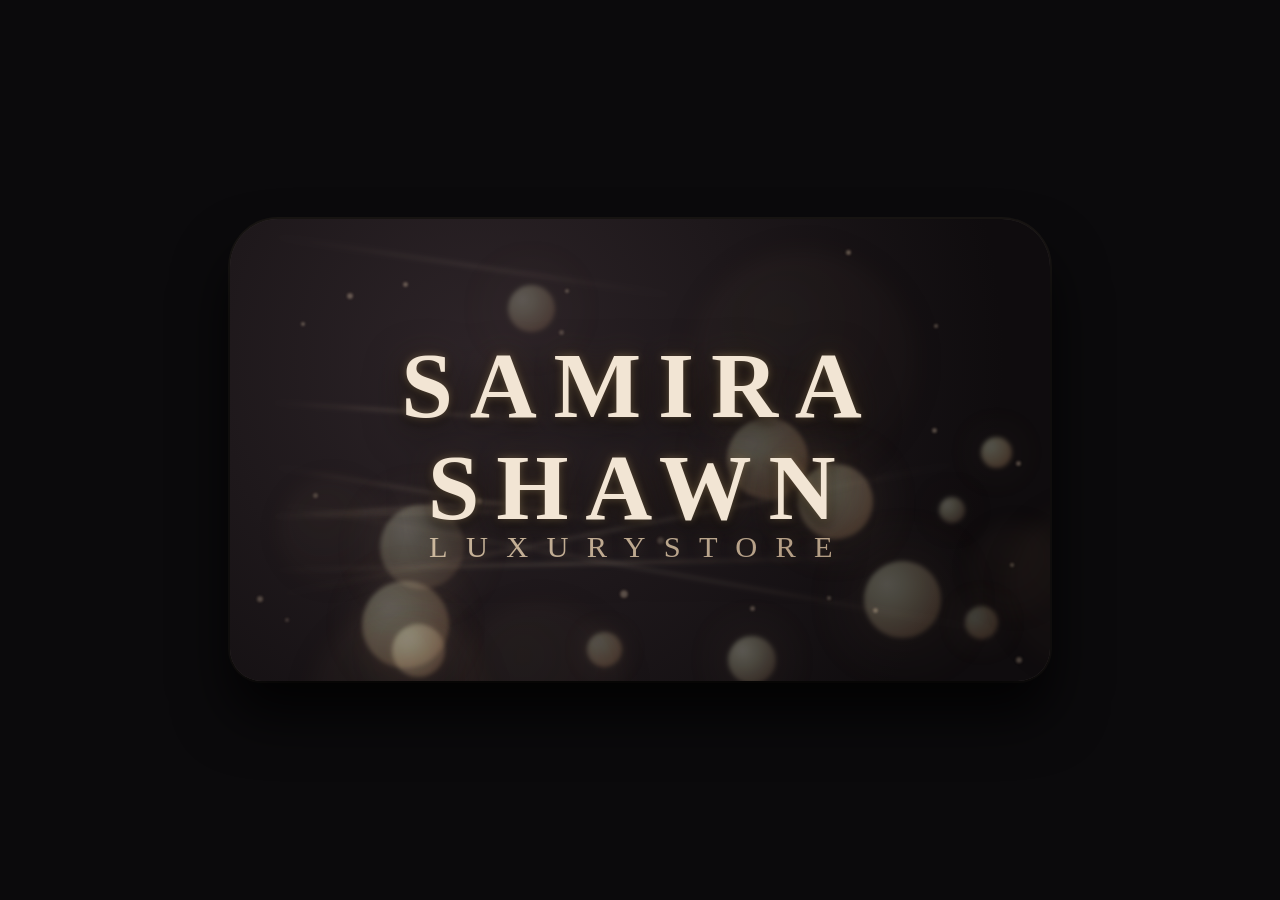
<file: hero-animated-text/index.html>
<!DOCTYPE html>
<html lang="en">
<head>
  <meta charset="UTF-8">
  <meta name="viewport" content="width=device-width, initial-scale=1.0">
  <title>Samira Shawn · Luxurystore</title>
  <!-- Font Awesome for subtle icons (optional elegance) -->
  <link rel="stylesheet" href="https://cdnjs.cloudflare.com/ajax/libs/font-awesome/6.0.0-beta3/css/all.min.css">
  <style>
    * {
      margin: 0;
      padding: 0;
      box-sizing: border-box;
    }

    body {
      min-height: 100vh;
      background: #0b0a0c;
      display: flex;
      justify-content: center;
      align-items: center;
      font-family: 'Cinzel', 'Times New Roman', serif;
    }

    /* main card – mimics the "frame" from the image */
    .luxury-frame {
      position: relative;
      width: 820px;
      max-width: 94vw;
      aspect-ratio: 16 / 9;
      background: #1a171b;
      border-radius: 48px 48px 32px 32px;
      box-shadow: 
        0 30px 60px rgba(0,0,0,0.8),
        0 0 0 1px rgba(215, 190, 165, 0.15) inset,
        0 0 0 2px rgba(255, 215, 150, 0.08);
      display: flex;
      justify-content: center;
      align-items: center;
      overflow: hidden;
      transition: box-shadow 0.2s;
    }

    /* the infinite animation layer */
    .infinite-canvas {
      position: relative;
      width: 100%;
      height: 100%;
      display: flex;
      justify-content: center;
      align-items: center;
      background: radial-gradient(circle at 30% 30%, #2d2428, #0f0c0e 80%);
      overflow: hidden;
    }

    /* central text group – exactly like the image "SAMIRA SHAWN" + "LUXURYSTORE" */
    .brand-group {
      position: relative;
      z-index: 10;
      text-align: center;
      user-select: none;
      pointer-events: none;
      filter: drop-shadow(0 8px 18px rgba(0,0,0,0.6));
      animation: floatGlow 3.8s infinite alternate ease-in-out;
    }

    .brand-name {
      font-size: clamp(2.8rem, 16vw, 5.8rem);
      font-weight: 700;
      letter-spacing: 0.18em;
      text-transform: uppercase;
      color: #f2e5d4;
      text-shadow: 
        0 0 8px rgba(255, 215, 150, 0.3),
        0 0 30px rgba(180, 130, 80, 0.2),
        0 4px 12px rgba(0,0,0,0.7);
      font-family: 'Cinzel', 'Times New Roman', serif;
      line-height: 1.1;
    }

    .brand-sub {
      font-size: clamp(0.9rem, 4vw, 1.9rem);
      letter-spacing: 0.6em;
      text-transform: uppercase;
      color: #c9b59b;
      background: linear-gradient(135deg, #e8d5b8, #b89f84);
      -webkit-background-clip: text;
      background-clip: text;
      -webkit-text-fill-color: transparent;
      text-shadow: 0 0 18px rgba(200, 170, 130, 0.3);
      margin-top: -0.3em;
      font-weight: 300;
      word-spacing: 0.3em;
      opacity: 0.9;
    }

    /* infinite floating orbs / sparks – the "attractive infinite" effect */
    .orb {
      position: absolute;
      border-radius: 50%;
      filter: blur(2px) brightness(1.2);
      opacity: 0.5;
      background: radial-gradient(circle at 30% 30%, #fae3c0, #a77b5a);
      box-shadow: 0 0 40px rgba(230, 190, 150, 0.3);
      will-change: transform, opacity, width, height;
      animation: orbFloat infinite alternate ease-in-out;
      pointer-events: none;
      z-index: 1;
    }

    /* shimmer lines – adds luxury movement */
    .shimmer-line {
      position: absolute;
      height: 2px;
      background: linear-gradient(90deg, transparent, rgba(255, 215, 160, 0.4), rgba(255, 235, 200, 0.7), rgba(255, 215, 160, 0.4), transparent);
      border-radius: 100%;
      filter: blur(1.5px);
      opacity: 0.2;
      animation: shimmerSlide infinite linear;
      pointer-events: none;
      z-index: 2;
    }

    /* tiny sparkle dots (js will also create some) */
    .sparkle {
      position: absolute;
      width: 6px;
      height: 6px;
      background: #fae2c0;
      border-radius: 50%;
      box-shadow: 0 0 20px #eacbaa, 0 0 8px #fff2e0;
      opacity: 0;
      pointer-events: none;
      z-index: 5;
      animation: sparkleFade 3s infinite;
    }

    /* animations */
    @keyframes floatGlow {
      0% { transform: translateY(-4px) scale(1); text-shadow: 0 0 15px rgba(200, 160, 120, 0.2); }
      100% { transform: translateY(8px) scale(1.02); text-shadow: 0 0 35px rgba(230, 190, 150, 0.5), 0 0 70px rgba(180, 130, 80, 0.2); }
    }

    @keyframes orbFloat {
      0% { transform: translate(0, 0) scale(0.7) rotate(0deg); opacity: 0.25; }
      100% { transform: translate(var(--tx), var(--ty)) scale(1.3) rotate(15deg); opacity: 0.7; }
    }

    @keyframes shimmerSlide {
      0% { transform: translateX(-120%) scaleX(0.6); opacity: 0; }
      40% { opacity: 0.6; }
      80% { opacity: 0.3; }
      100% { transform: translateX(120%) scaleX(1.2); opacity: 0; }
    }

    @keyframes sparkleFade {
      0% { opacity: 0; transform: scale(0.2); }
      20% { opacity: 1; transform: scale(1.2); }
      80% { opacity: 0.8; transform: scale(0.6); }
      100% { opacity: 0; transform: scale(0.1); }
    }

    /* responsiveness */
    @media (max-width: 600px) {
      .luxury-frame {
        border-radius: 28px;
      }
      .brand-sub {
        letter-spacing: 0.3em;
      }
    }
  </style>
</head>
<body>
  <div class="luxury-frame">
    <div class="infinite-canvas" id="infiniteCanvas">
      <!-- central text -->
      <div class="brand-group">
        <div class="brand-name">SAMIRA SHAWN</div>
        <div class="brand-sub">LUXURYSTORE</div>
      </div>

      <!-- dynamic elements injected by js (orbs, lines, sparkles) -->
    </div>
  </div>

  <script>
    (function() {
      const canvas = document.getElementById('infiniteCanvas');

      // 1. create infinite floating orbs (10 pieces)
      function createOrbs(count = 12) {
        for (let i = 0; i < count; i++) {
          const orb = document.createElement('div');
          orb.className = 'orb';
          const size = 20 + Math.random() * 80;
          const x = 5 + Math.random() * 90;  // vw units will be relative via %
          const y = 5 + Math.random() * 90;
          const duration = 6 + Math.random() * 10;
          const delay = Math.random() * -8;
          const tx = (Math.random() - 0.5) * 180;
          const ty = (Math.random() - 0.5) * 180;

          orb.style.width = size + 'px';
          orb.style.height = size + 'px';
          orb.style.left = x + '%';
          orb.style.top = y + '%';
          orb.style.setProperty('--tx', tx + 'px');
          orb.style.setProperty('--ty', ty + 'px');
          orb.style.animationDuration = duration + 's';
          orb.style.animationDelay = delay + 's';
          orb.style.background = `radial-gradient(circle at 30% 30%, 
            rgba(255, 225, 190, ${0.4 + Math.random() * 0.3}), 
            rgba(180, 130, 80, ${0.2 + Math.random() * 0.2}))`;
          orb.style.boxShadow = `0 0 ${30 + Math.random() * 50}px rgba(210, 170, 130, 0.2)`;
          canvas.appendChild(orb);
        }
      }

      // 2. shimmer lines (horizontal & diagonal)
      function createShimmers(count = 6) {
        for (let i = 0; i < count; i++) {
          const line = document.createElement('div');
          line.className = 'shimmer-line';
          const top = 5 + Math.random() * 90;
          const width = 30 + Math.random() * 60;
          const duration = 4 + Math.random() * 10;
          const delay = Math.random() * -6;
          const rotate = (Math.random() - 0.5) * 25;
          line.style.width = width + '%';
          line.style.top = top + '%';
          line.style.left = '5%';
          line.style.animationDuration = duration + 's';
          line.style.animationDelay = delay + 's';
          line.style.transform = `rotate(${rotate}deg)`;
          line.style.opacity = 0.1 + Math.random() * 0.25;
          line.style.filter = 'blur(2px)';
          canvas.appendChild(line);
        }
      }

      // 3. sparkles (small dots with random positions and delays)
      function createSparkles(count = 25) {
        for (let i = 0; i < count; i++) {
          const spark = document.createElement('div');
          spark.className = 'sparkle';
          const size = 4 + Math.random() * 10;
          const x = 3 + Math.random() * 94;
          const y = 3 + Math.random() * 94;
          const delay = Math.random() * 5;
          const duration = 2.5 + Math.random() * 3;
          spark.style.width = size + 'px';
          spark.style.height = size + 'px';
          spark.style.left = x + '%';
          spark.style.top = y + '%';
          spark.style.animationDelay = delay + 's';
          spark.style.animationDuration = duration + 's';
          spark.style.background = `radial-gradient(circle, #fff5e6, #dbb48b)`;
          spark.style.boxShadow = `0 0 ${12 + Math.random() * 20}px #ebcbaa`;
          canvas.appendChild(spark);
        }
      }

      // 4. extra glamour: a few floating "dust" particles (very tiny, slow)
      function createDust(count = 18) {
        for (let i = 0; i < count; i++) {
          const dust = document.createElement('div');
          dust.className = 'orb'; // reuse orb style but smaller
          const size = 2 + Math.random() * 6;
          const x = 2 + Math.random() * 96;
          const y = 2 + Math.random() * 96;
          const duration = 12 + Math.random() * 20;
          const delay = Math.random() * -10;
          const tx = (Math.random() - 0.5) * 120;
          const ty = (Math.random() - 0.5) * 120;
          dust.style.width = size + 'px';
          dust.style.height = size + 'px';
          dust.style.left = x + '%';
          dust.style.top = y + '%';
          dust.style.setProperty('--tx', tx + 'px');
          dust.style.setProperty('--ty', ty + 'px');
          dust.style.animationDuration = duration + 's';
          dust.style.animationDelay = delay + 's';
          dust.style.background = `radial-gradient(circle, #f5e3cc, #a88666)`;
          dust.style.boxShadow = '0 0 10px rgba(200, 170, 130, 0.1)';
          dust.style.filter = 'blur(1px)';
          dust.style.opacity = 0.2 + Math.random() * 0.2;
          canvas.appendChild(dust);
        }
      }

      // 5. additional larger "slow drift" orbs for depth
      function createDepthOrbs(count = 5) {
        for (let i = 0; i < count; i++) {
          const orb = document.createElement('div');
          orb.className = 'orb';
          const size = 80 + Math.random() * 140;
          const x = 5 + Math.random() * 90;
          const y = 5 + Math.random() * 90;
          const duration = 18 + Math.random() * 20;
          const delay = Math.random() * -12;
          const tx = (Math.random() - 0.5) * 200;
          const ty = (Math.random() - 0.5) * 200;
          orb.style.width = size + 'px';
          orb.style.height = size + 'px';
          orb.style.left = x + '%';
          orb.style.top = y + '%';
          orb.style.setProperty('--tx', tx + 'px');
          orb.style.setProperty('--ty', ty + 'px');
          orb.style.animationDuration = duration + 's';
          orb.style.animationDelay = delay + 's';
          orb.style.background = `radial-gradient(circle at 40% 30%, rgba(190, 150, 110, 0.15), rgba(90, 60, 40, 0.08))`;
          orb.style.boxShadow = '0 0 80px rgba(150, 110, 70, 0.08)';
          orb.style.filter = 'blur(8px)';
          orb.style.opacity = 0.3;
          canvas.appendChild(orb);
        }
      }

      // build the infinite animation scene
      createOrbs(12);
      createShimmers(8);
      createSparkles(30);
      createDust(20);
      createDepthOrbs(6);

      // make it truly "infinite" – we also adjust some orbs dynamically via css infinite
      // but we also add a tiny mutation: every few seconds we rotate the whole container? 
      // No, keep it subtle; but we can add a continuous scale pulse to the frame
      // using JS to make it extra attractive: subtle breathing effect on the frame
      const frame = document.querySelector('.luxury-frame');
      let breathe = 0;
      setInterval(() => {
        breathe = (breathe + 1) % 200;
        const scale = 1 + Math.sin(breathe * 0.02) * 0.002;
        const shadow = 30 + Math.sin(breathe * 0.03) * 8;
        frame.style.boxShadow = `0 ${shadow}px ${shadow * 1.6}px rgba(0,0,0,0.8), 0 0 0 1px rgba(215, 190, 165, 0.15) inset, 0 0 0 2px rgba(255, 215, 150, 0.06)`;
        // subtle scale on the brand group
        const group = document.querySelector('.brand-group');
        if (group) {
          const s = 1 + Math.sin(breathe * 0.025) * 0.003;
          group.style.transform = `scale(${s})`;
        }
      }, 60);

      // also add a few random "flare" effects (extra sparkle bursts) using JS
      function createBurstSparkle() {
        const spark = document.createElement('div');
        spark.className = 'sparkle';
        const size = 12 + Math.random() * 30;
        const x = 5 + Math.random() * 90;
        const y = 5 + Math.random() * 90;
        spark.style.width = size + 'px';
        spark.style.height = size + 'px';
        spark.style.left = x + '%';
        spark.style.top = y + '%';
        spark.style.animationDuration = (1.5 + Math.random() * 2) + 's';
        spark.style.animationDelay = '0s';
        spark.style.background = 'radial-gradient(circle, #fff8ee, #dbb48b)';
        spark.style.boxShadow = '0 0 40px #f0d5b0, 0 0 80px rgba(200, 160, 120, 0.3)';
        spark.style.filter = 'blur(0px)';
        canvas.appendChild(spark);
        // remove after animation ends to avoid accumulation
        setTimeout(() => {
          if (spark.parentNode) spark.remove();
        }, 3500);
      }

      // launch burst sparkles every 1.5–2.5 sec
      setInterval(() => {
        if (Math.random() > 0.3) createBurstSparkle();
      }, 1500);

      // one extra trick: occasional light sweep (like a subtle lens flare)
      setInterval(() => {
        const sweep = document.createElement('div');
        sweep.style.position = 'absolute';
        sweep.style.width = '200%';
        sweep.style.height = '120%';
        sweep.style.background = 'linear-gradient(120deg, transparent 30%, rgba(255, 220, 170, 0.04) 50%, transparent 70%)';
        sweep.style.top = '-20%';
        sweep.style.left = '-50%';
        sweep.style.transform = 'rotate(15deg)';
        sweep.style.pointerEvents = 'none';
        sweep.style.zIndex = '8';
        sweep.style.animation = 'shimmerSlide 3s ease-in-out forwards';
        sweep.style.opacity = '0';
        canvas.appendChild(sweep);
        setTimeout(() => {
          if (sweep.parentNode) sweep.remove();
        }, 3200);
      }, 4000);

      // ensure the canvas is clean if needed (no overaccumulation)
    })();
  </script>
</body>
</html>
</file>
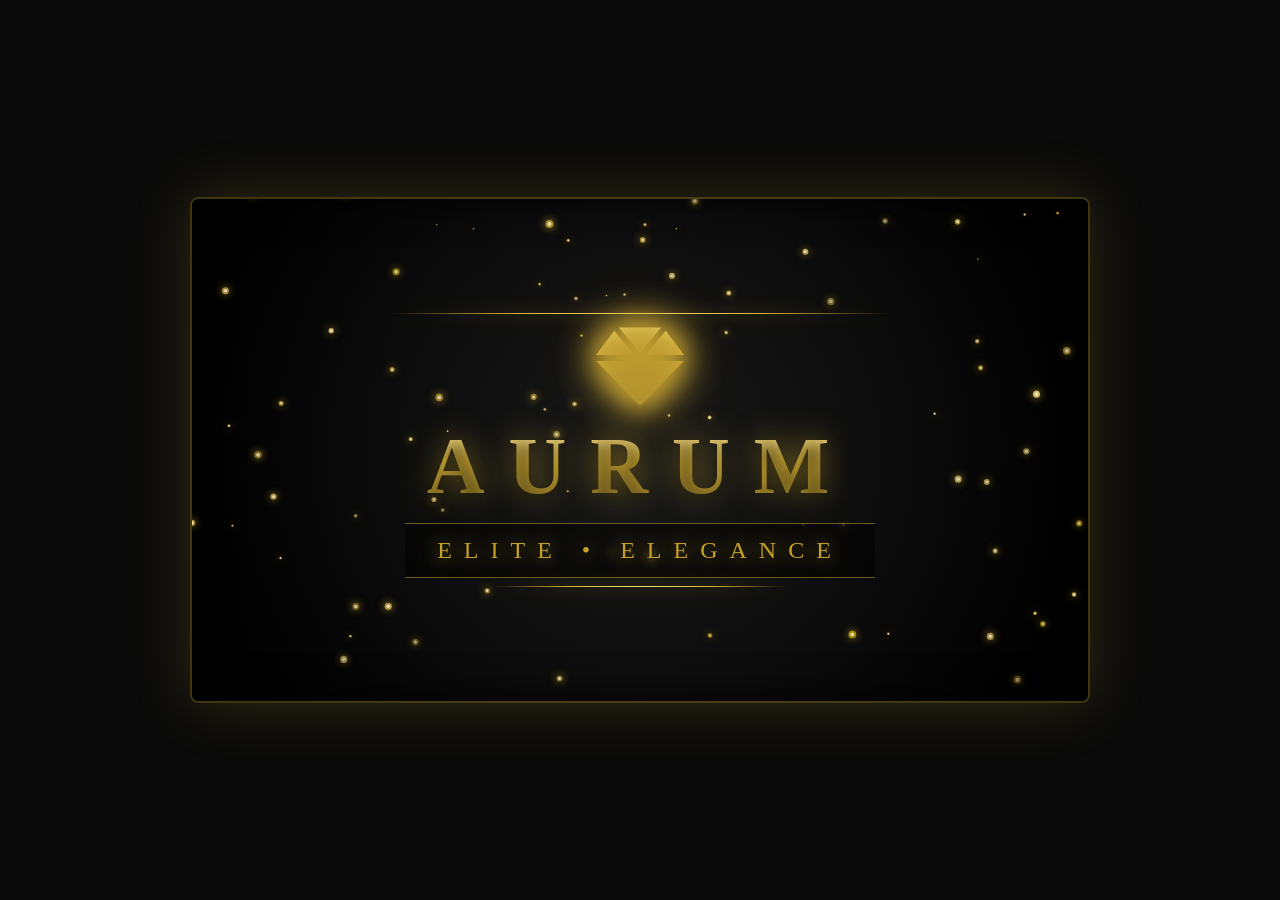
<file: hero-logo-animation/index.html>
<!DOCTYPE html>
<html lang="en">
<head>
  <meta charset="UTF-8">
  <meta name="viewport" content="width=device-width, initial-scale=1.0, user-scalable=yes">
  <title>Black & Gold Luxury Logo | Infinite Animation</title>
  <!-- Font Awesome for refined icon -->
  <link rel="stylesheet" href="https://cdnjs.cloudflare.com/ajax/libs/font-awesome/6.0.0-beta3/css/all.min.css">
  <style>
    * {
      margin: 0;
      padding: 0;
      box-sizing: border-box;
    }

    body {
      background: #0a0a0a;
      min-height: 100vh;
      display: flex;
      justify-content: center;
      align-items: center;
      font-family: 'Playfair Display', 'Cinzel', 'Times New Roman', serif;
      overflow: hidden;
    }

    /* luxury black canvas with subtle radial shimmer */
    .animation-container {
      position: relative;
      width: 100%;
      max-width: 900px;
      aspect-ratio: 16 / 9;
      background: radial-gradient(circle at center, #1a1a1a 0%, #000000 90%);
      border: 2px solid rgba(212, 175, 55, 0.3);
      box-shadow: 0 0 60px rgba(212, 175, 55, 0.2), inset 0 0 40px rgba(0,0,0,0.8);
      display: flex;
      justify-content: center;
      align-items: center;
      margin: 20px;
      overflow: hidden;
      border-radius: 8px;
    }

    /* gold particle layer (canvas) */
    #particleCanvas {
      position: absolute;
      top: 0;
      left: 0;
      width: 100%;
      height: 100%;
      pointer-events: none;
      z-index: 2;
    }

    /* main logo content */
    .logo-content {
      position: relative;
      z-index: 5;
      text-align: center;
      display: flex;
      flex-direction: column;
      align-items: center;
      justify-content: center;
      width: 100%;
      height: 100%;
      padding: 2rem;
    }

    /* elegant diamond / luxury shape using icon */
    .luxury-icon {
      font-size: clamp(3rem, 10vw, 5.5rem);
      color: #d4af37;
      text-shadow: 0 0 25px #b4942e, 0 0 45px rgba(212, 175, 55, 0.7);
      margin-bottom: 0.5rem;
      animation: floatIcon 3s infinite ease-in-out, metallicPulse 2s infinite alternate;
      background: linear-gradient(180deg, #f9e076 0%, #d4af37 40%, #aa8c2c 80%);
      -webkit-background-clip: text;
      -webkit-text-fill-color: transparent;
      background-clip: text;
      filter: drop-shadow(0 0 15px #d4af37);
      transition: all 0.3s;
    }

    /* main brand text */
    .brand-name {
      font-size: clamp(2.2rem, 8vw, 5rem);
      font-weight: 700;
      letter-spacing: 0.3em;
      text-transform: uppercase;
      color: #e9d097;
      background: linear-gradient(180deg, #f5e7b3 0%, #d4af37 45%, #8b7322 100%);
      -webkit-background-clip: text;
      -webkit-text-fill-color: transparent;
      background-clip: text;
      text-shadow: 0 0 30px rgba(212, 175, 55, 0.6), 0 5px 15px rgba(0,0,0,0.7);
      margin: 0.2rem 0;
      animation: textGlow 2.8s infinite alternate, subtleScale 4s infinite;
      white-space: nowrap;
    }

    .subtitle {
      font-size: clamp(0.9rem, 2.5vw, 1.5rem);
      letter-spacing: 0.5em;
      text-transform: uppercase;
      color: #c5a028;
      font-weight: 300;
      margin-top: 0.5rem;
      border-top: 1px solid rgba(212, 175, 55, 0.5);
      border-bottom: 1px solid rgba(212, 175, 55, 0.5);
      padding: 0.8rem 2rem;
      background: rgba(0,0,0,0.5);
      backdrop-filter: blur(4px);
      animation: fadeBorder 3s infinite alternate;
      text-shadow: 0 0 18px #b4942e;
    }

    /* decorative lines */
    .gold-line {
      width: 60%;
      height: 1px;
      background: linear-gradient(90deg, transparent, #d4af37, #f9e076, #d4af37, transparent);
      margin: 0.5rem 0;
      filter: drop-shadow(0 0 8px #d4af37);
      animation: expandLine 2.5s infinite alternate ease-in-out;
    }

    .gold-line.short {
      width: 35%;
    }

    /* keyframes for infinite luxurious motion */
    @keyframes floatIcon {
      0% { transform: translateY(0px); }
      50% { transform: translateY(-8px); }
      100% { transform: translateY(0px); }
    }

    @keyframes metallicPulse {
      0% { filter: drop-shadow(0 0 15px #d4af37); }
      100% { filter: drop-shadow(0 0 35px #f9e076); }
    }

    @keyframes textGlow {
      0% { text-shadow: 0 0 25px rgba(212, 175, 55, 0.5), 0 5px 15px black; }
      100% { text-shadow: 0 0 50px rgba(255, 215, 0, 0.9), 0 0 30px #b4942e; }
    }

    @keyframes subtleScale {
      0% { transform: scale(1); }
      50% { transform: scale(1.02); }
      100% { transform: scale(1); }
    }

    @keyframes expandLine {
      0% { width: 40%; opacity: 0.7; }
      100% { width: 70%; opacity: 1; }
    }

    @keyframes fadeBorder {
      0% { border-color: rgba(212, 175, 55, 0.3); box-shadow: 0 0 15px rgba(212,175,55,0.3); }
      100% { border-color: rgba(212, 175, 55, 0.9); box-shadow: 0 0 30px rgba(212,175,55,0.8); }
    }

    /* responsive adjustments */
    @media (max-width: 600px) {
      .brand-name {
        letter-spacing: 0.2em;
      }
      .subtitle {
        letter-spacing: 0.3em;
        padding: 0.5rem 1rem;
      }
    }
  </style>
</head>
<body>
  <div class="animation-container">
    <!-- canvas for dynamic gold particles / sparkles -->
    <canvas id="particleCanvas"></canvas>
    
    <!-- central luxury logo elements -->
    <div class="logo-content">
      <!-- top decorative line -->
      <div class="gold-line"></div>
      
      <!-- luxury icon (diamond / crown alternative) -->
      <i class="fas fa-gem luxury-icon"></i>
      
      <!-- main brand name -->
      <h1 class="brand-name">AURUM</h1>
      
      <!-- subtitle / tagline -->
      <div class="subtitle">ELITE • ELEGANCE</div>
      
      <!-- bottom decorative line -->
      <div class="gold-line short"></div>
    </div>
  </div>

  <script>
    (function() {
      const canvas = document.getElementById('particleCanvas');
      const ctx = canvas.getContext('2d');
      
      let width, height;
      let particles = [];
      
      // Configuration for luxurious gold particles
      const PARTICLE_COUNT = 80;
      const GOLD_COLORS = [
        'rgba(212, 175, 55, 0.9)',   // classic gold
        'rgba(249, 224, 118, 0.95)', // light gold
        'rgba(180, 148, 46, 0.8)',   // darker gold
        'rgba(255, 215, 0, 0.7)',    // bright gold
        'rgba(232, 197, 88, 0.85)'
      ];
      
      // Particle class representing floating gold sparkles / dust
      class GoldParticle {
        constructor() {
          this.reset(true);
        }
        
        reset(initial = false) {
          // random position across canvas
          this.x = Math.random() * width;
          this.y = initial ? Math.random() * height : height + 10;
          
          // size variation for depth
          this.size = Math.random() * 3.2 + 0.8;
          
          // subtle movement speed
          this.speedY = -(Math.random() * 0.6 + 0.25); // gently float upward
          this.speedX = (Math.random() - 0.5) * 0.4;   // slight horizontal drift
          
          // opacity pulse
          this.opacity = Math.random() * 0.7 + 0.3;
          this.opacitySpeed = (Math.random() * 0.008 + 0.004);
          this.opacityDirection = 1;
          
          // color selection
          this.color = GOLD_COLORS[Math.floor(Math.random() * GOLD_COLORS.length)];
          
          // shimmer factor
          this.twinkle = Math.random() * 0.5;
        }
        
        update() {
          // move particle
          this.y += this.speedY;
          this.x += this.speedX;
          
          // opacity pulsating for shimmer effect
          this.opacity += this.opacitySpeed * this.opacityDirection;
          if (this.opacity >= 0.9) {
            this.opacity = 0.9;
            this.opacityDirection = -1;
          } else if (this.opacity <= 0.25) {
            this.opacity = 0.25;
            this.opacityDirection = 1;
          }
          
          // reset if particle goes off top or sides (infinite flow)
          if (this.y < -10 || this.x < -15 || this.x > width + 15) {
            this.reset(false);
            // ensure new particles appear from bottom area or sides naturally
            this.y = height + 10 + Math.random() * 15;
            this.x = Math.random() * width;
          }
        }
        
        draw(ctx) {
          ctx.save();
          // apply gold glow effect
          ctx.shadowColor = '#d4af37';
          ctx.shadowBlur = 8;
          ctx.globalAlpha = this.opacity;
          
          // draw glowing circle / sparkle
          ctx.beginPath();
          ctx.arc(this.x, this.y, this.size, 0, Math.PI * 2);
          
          // fill with gradient-like feeling using solid color + shadow
          ctx.fillStyle = this.color;
          ctx.fill();
          
          // extra tiny bright core
          ctx.shadowBlur = 12;
          ctx.globalAlpha = this.opacity * 0.9;
          ctx.beginPath();
          ctx.arc(this.x, this.y, this.size * 0.5, 0, Math.PI * 2);
          ctx.fillStyle = '#FFF9E6';
          ctx.fill();
          
          ctx.restore();
        }
      }
      
      function resizeCanvas() {
        const container = document.querySelector('.animation-container');
        if (!container) return;
        
        width = container.clientWidth;
        height = container.clientHeight;
        
        canvas.width = width;
        canvas.height = height;
        
        // reinitialize particles when canvas resizes to keep density
        initParticles();
      }
      
      function initParticles() {
        particles = [];
        for (let i = 0; i < PARTICLE_COUNT; i++) {
          particles.push(new GoldParticle());
        }
      }
      
      function animateParticles() {
        if (!ctx || !canvas) return;
        
        ctx.clearRect(0, 0, width, height);
        
        // draw subtle radial gradient overlay on canvas for depth? 
        // better leave transparent, particles only.
        
        for (let p of particles) {
          p.update();
          p.draw(ctx);
        }
        
        requestAnimationFrame(animateParticles);
      }
      
      // handle window resize
      window.addEventListener('resize', () => {
        resizeCanvas();
      });
      
      // initial setup
      resizeCanvas();
      animateParticles();
      
      // Additional subtle interaction: recreate particles if needed (already infinite)
      // Ensure canvas resizes correctly on orientation change
      window.addEventListener('orientationchange', () => {
        setTimeout(resizeCanvas, 30);
      });
      
      // Also observe container size changes (in case of dynamic layout)
      const containerObserver = new ResizeObserver(() => {
        resizeCanvas();
      });
      const containerElement = document.querySelector('.animation-container');
      if (containerElement) {
        containerObserver.observe(containerElement);
      }
    })();
  </script>
</body>
</html>
</file>
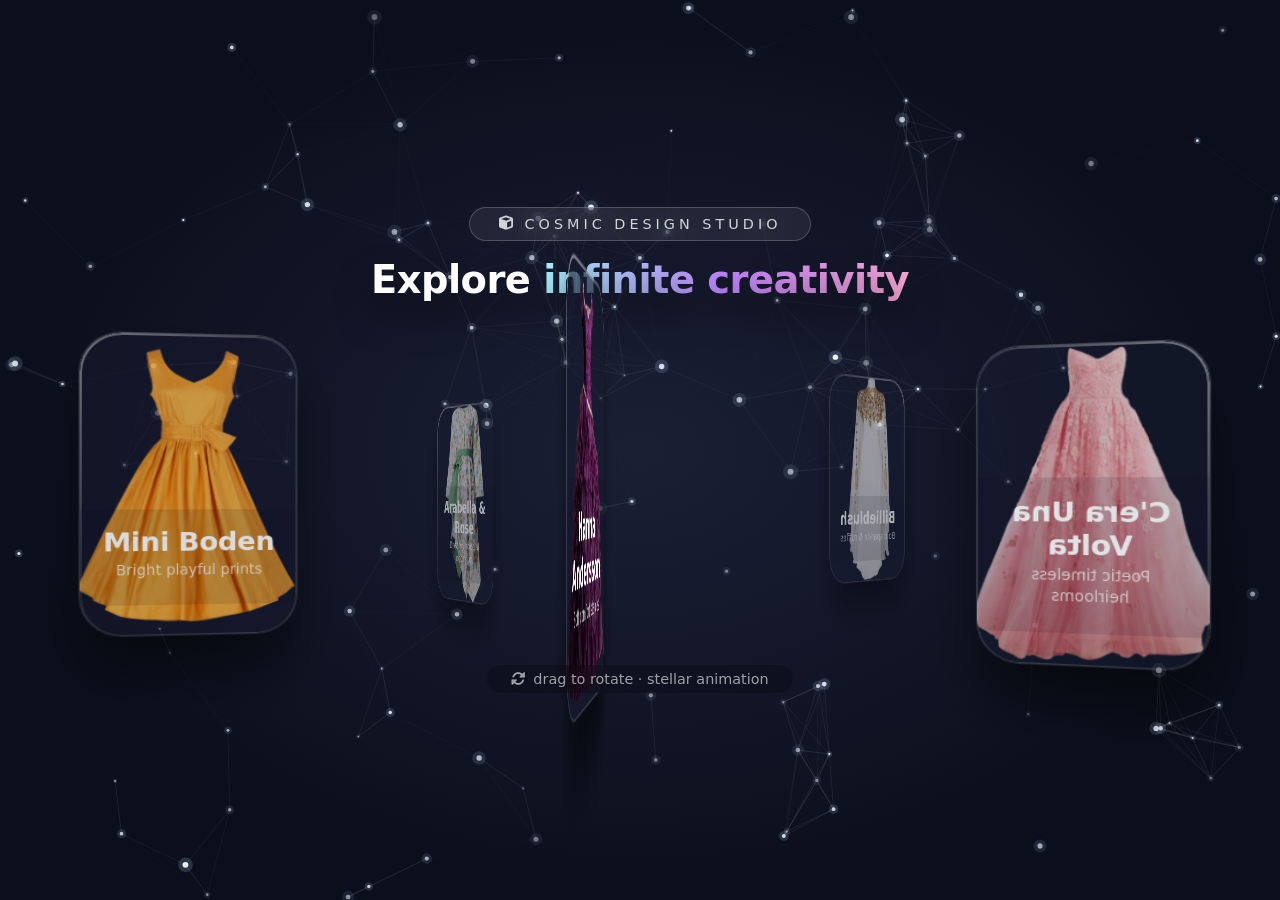
<file: canva-cards-animation/canva-cards.html>
<!DOCTYPE html>
<html lang="en">
<head>
  <meta charset="UTF-8">
  <meta name="viewport" content="width=device-width, initial-scale=1.0, user-scalable=yes">
  <title>3D animated cards | Stellar background + images</title>
  <!-- Font Awesome 6 for icons -->
  <link rel="stylesheet" href="https://cdnjs.cloudflare.com/ajax/libs/font-awesome/6.0.0-beta3/css/all.min.css">
  <link rel="stylesheet" href="assets/style.css">
</head>
<body>
  <!-- Starfield canvas background -->
  <div class="starfield-bg"></div>
  <canvas id="starCanvas"></canvas>

  <section class="header-3d-section">
    <div class="tagline">
      <i class="fas fa-cube"></i> COSMIC DESIGN STUDIO
    </div>
    <h1 class="main-heading">
      Explore <span>infinite creativity</span>
    </h1>

    <div class="carousel-3d-wrap">
      <div class="card-3d-container" id="card3DContainer">
        <!-- Cards injected by JavaScript -->
      </div>
    </div>

    <div class="hint">
      <i class="fas fa-sync-alt fa-spin"></i> drag to rotate · stellar animation
    </div>
  </section>

 <script src="assets/script.js"></script>
</body>
</html>
</file>
<file: canva-cards-animation/assets/style.css>
* {
      margin: 0;
      padding: 0;
      box-sizing: border-box;
    }

    body {
      background: #0b0f1c;
      min-height: 100vh;
      display: flex;
      align-items: center;
      justify-content: center;
      font-family: 'Inter', system-ui, -apple-system, 'Segoe UI', Roboto, sans-serif;
      padding: 1.5rem;
      margin: 0;
      overflow-x: hidden;
    }

    /* ---- animated starfield background ---- */
    .starfield-bg {
      position: fixed;
      top: 0;
      left: 0;
      width: 100%;
      height: 100%;
      z-index: 0;
      background: radial-gradient(ellipse at 50% 50%, #1a1f35 0%, #0b0f1c 70%);
    }

    canvas#starCanvas {
      position: fixed;
      top: 0;
      left: 0;
      width: 100%;
      height: 100%;
      z-index: 0;
      pointer-events: none;
    }

    /* main section above canvas */
    .header-3d-section {
      position: relative;
      z-index: 10;
      width: 100%;
      max-width: 800px;
      display: flex;
      flex-direction: column;
      align-items: center;
      justify-content: center;
    }

    .tagline {
      color: rgba(255, 255, 255, 0.8);
      letter-spacing: 4px;
      text-transform: uppercase;
      font-size: 0.9rem;
      font-weight: 500;
      margin-bottom: 1rem;
      backdrop-filter: blur(15px);
      background: rgba(255, 255, 255, 0.07);
      padding: 0.5rem 1.8rem;
      border-radius: 40px;
      border: 1px solid rgba(255, 255, 255, 0.2);
      display: flex;
      align-items: center;
      gap: 0.5rem;
    }

    .main-heading {
      font-size: clamp(2rem, 3vw, 4rem);
      font-weight: 700;
      color: white;
      margin-bottom: 3rem;
      text-align: center;
      line-height: 1.2;
      text-shadow: 0 20px 35px rgba(0, 0, 0, 0.6);
      letter-spacing: -0.5px;
    }

    .main-heading span {
      background: linear-gradient(to right, #a5f3fc, #c084fc, #f9a8d4);
      -webkit-background-clip: text;
      -webkit-text-fill-color: transparent;
      background-clip: text;
    }

    /* 3D carousel */
    .carousel-3d-wrap {
      width: 100%;
      display: flex;
      align-items: center;
      justify-content: center;
      perspective: 1400px;
      margin: 1rem 0 2.5rem;
    }

    .card-3d-container {
      position: relative;
      width: 100%;
      height: 250px;
      display: flex;
      align-items: center;
      justify-content: center;
      transform-style: preserve-3d;
      animation: subtle-float 7s ease-in-out infinite alternate;
    }

    @keyframes subtle-float {
      0% { transform: translateY(0px); }
      100% { transform: translateY(-12px); }
    }

    .card-wrapper {
      position: absolute;
      width: 200px;
      height: 290px;
      transform-style: preserve-3d;
      transition: all 0.3s cubic-bezier(0.23, 1, 0.32, 1);
      cursor: pointer;
    }

    .card-3d {
      width: 100%;
      height: 100%;
      background: rgba(20, 25, 45, 0.6);
      backdrop-filter: blur(20px);
      border-radius: 38px;
      box-shadow: 0 35px 55px rgba(0, 0, 0, 0.6), 0 0 0 1px rgba(255, 255, 255, 0.25);
      display: flex;
      flex-direction: column;
      align-items: center;
      justify-content: flex-start;
      text-align: center;
      color: white;
      transform-style: preserve-3d;
      transition: transform 0.25s ease, box-shadow 0.4s;
      overflow: hidden;
      position: relative;
    }

    /* image container inside card */
    .card-image {
  
      height: 100%;
      object-fit: cover;
      display: block;
      border-radius: 38px 38px 20px 20px;
      transition: transform 0.4s;
      filter: brightness(0.9) saturate(1.2);
    }

    .card-content {
      position: absolute;
      bottom: 10%;
      z-index: 100;
      padding: 0.8rem 1.2rem 1.5rem;
      display: flex;
      flex-direction: column;
      /* display: none; */
      align-items: center;
      width: 100%;
      flex: 1;
      justify-content: center;
      background-color: #0b0f1c1f;
    }

    .card-image:hover .card-content{
      display: block;
    }

    .card-icon {
      font-size: 1.8rem;
      margin-bottom: 0.3rem;
      background: linear-gradient(135deg, #ffffff, #d1d5ff);
      -webkit-background-clip: text;
      -webkit-text-fill-color: transparent;
      background-clip: text;
      filter: drop-shadow(0 4px 6px black);
    }

    .card-3d h3 {
      font-size: 1.6rem;
      font-weight: 600;
      margin: 0.2rem 0;
      letter-spacing: -0.3px;
    }

    .card-3d p {
      font-size: 0.85rem;
      opacity: 0.85;
      line-height: 1.4;
      color: rgba(255, 255, 255, 0.9);
    }

    /* vibrant overlays */
    .card-style1 { background: linear-gradient(135deg, rgba(99, 102, 241, 0.3), rgba(168, 85, 247, 0.35)); }
    .card-style2 { background: linear-gradient(135deg, rgba(236, 72, 153, 0.3), rgba(244, 114, 182, 0.35)); }
    .card-style3 { background: linear-gradient(135deg, rgba(34, 211, 238, 0.3), rgba(45, 212, 191, 0.35)); }
    .card-style4 { background: linear-gradient(135deg, rgba(250, 204, 21, 0.25), rgba(251, 146, 60, 0.35)); }
    .card-style5 { background: linear-gradient(135deg, rgba(74, 222, 128, 0.3), rgba(34, 197, 94, 0.35)); }

    .card-3d::after {
      content: "";
      position: absolute;
      inset: 0;
      border-radius: inherit;
      padding: 1.5px;
      background: linear-gradient(135deg, rgba(255,255,255,0.5), rgba(255,255,255,0.1), rgba(255,255,255,0.2));
      -webkit-mask: linear-gradient(#fff 0 0) content-box, linear-gradient(#fff 0 0);
      mask: linear-gradient(#fff 0 0) content-box, linear-gradient(#fff 0 0);
      -webkit-mask-composite: xor;
      mask-composite: exclude;
      pointer-events: none;
    }

    .card-wrapper:hover .card-3d {
      box-shadow: 0 45px 75px rgba(0,0,0,0.8), 0 0 0 2px rgba(255,255,255,0.6);
    }

    .hint {
      color: rgba(255, 255, 255, 0.6);
      margin-top: 0.5rem;
      font-size: 0.9rem;
      display: flex;
      align-items: center;
      gap: 0.5rem;
      backdrop-filter: blur(10px);
      background: rgba(0,0,0,0.2);
      padding: 0.4rem 1.5rem;
      border-radius: 20px;
    }

    @media (max-width: 750px) {
      .card-3d-container { height: 340px; }
      .card-wrapper { width: 210px; height: 290px; }
      .card-image { height: 50%; }
      .card-3d h3 { font-size: 1.4rem; }
    }
    @media (max-width: 550px) {
      .card-wrapper { width: 175px; height: 255px; }
    }
</file>
